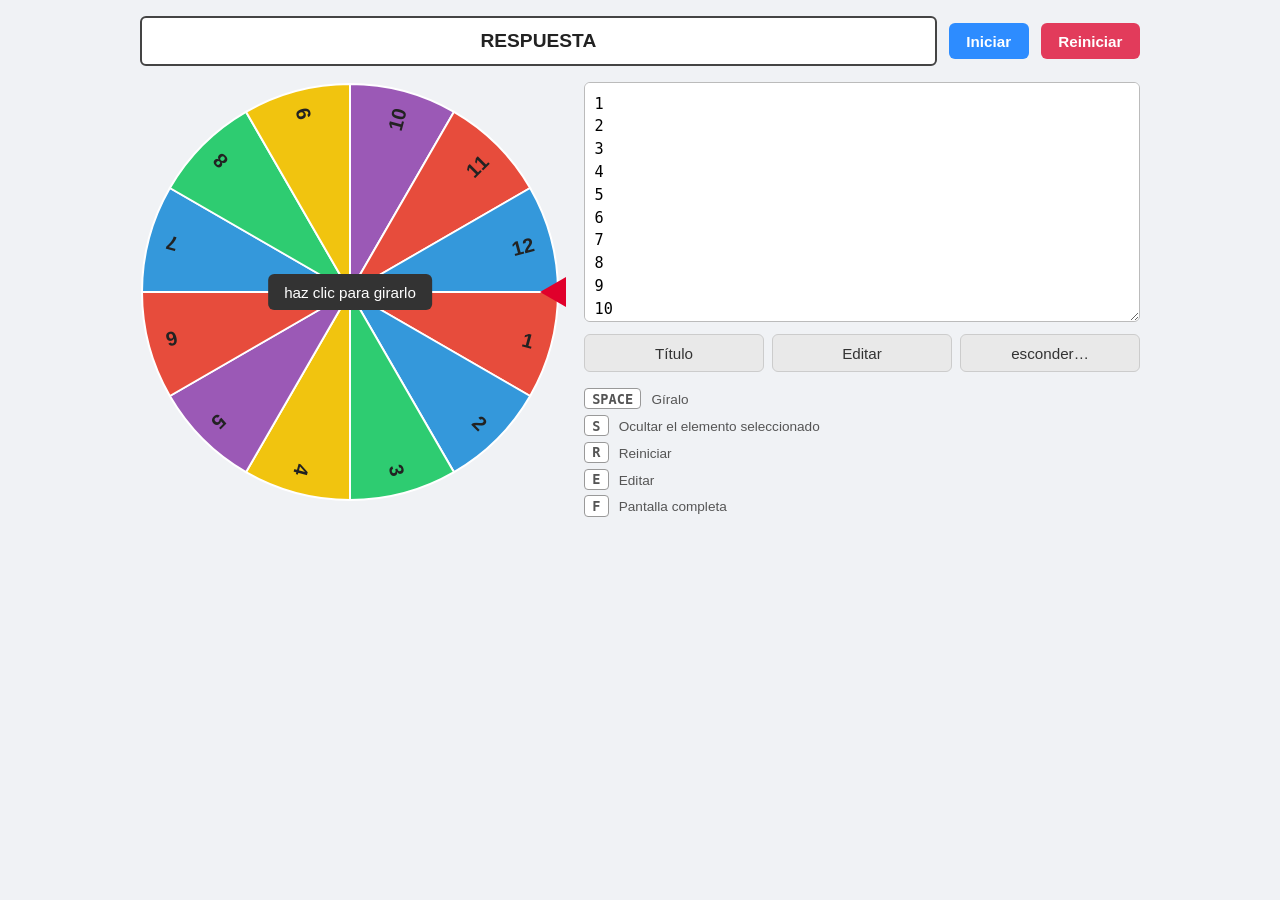
<file: ruleta/index.html>
<!doctype html>
<html lang="es">
  <head>
    <meta charset="UTF-8" />
    <meta name="viewport" content="width=device-width, initial-scale=1.0" />
    <title>Aula Virtual — Ruleta</title>
    <link rel="stylesheet" href="styles.css" />
  </head>
  <body>
    <div class="contenedor">
      <!-- Barra superior -->
      <div class="barra-superior">
        <div class="respuesta" id="respuesta">RESPUESTA</div>
        <button class="btn-iniciar" id="botonIniciar">Iniciar</button>
        <button class="btn-reiniciar" id="botonReiniciar">Reiniciar</button>
      </div>

      <div class="zona-principal">
        <!-- Ruleta -->
        <div class="zona-ruleta">
          <canvas id="lienzoRuleta" width="420" height="420"></canvas>
          <div class="indicador"></div>
          <div class="boton-centro">haz clic para girarlo</div>
        </div>

        <!-- Panel derecho -->
        <div class="panel-derecho">
          <textarea
            id="areaElementos"
            placeholder="Escribe un elemento por línea"
          ></textarea>
          <div class="fila-controles">
            <button id="botonTitulo">Título</button>
            <button id="botonEditar">Editar</button>
            <button id="botonEsconder">esconder…</button>
          </div>
          <div class="ayuda-teclas">
            <div><span class="tecla">SPACE</span> Gíralo</div>
            <div>
              <span class="tecla">S</span> Ocultar el elemento seleccionado
            </div>
            <div><span class="tecla">R</span> Reiniciar</div>
            <div><span class="tecla">E</span> Editar</div>
            <div><span class="tecla">F</span> Pantalla completa</div>
          </div>
        </div>
      </div>
    </div>

    <script src="script.js"></script>
  </body>
</html>
</file>
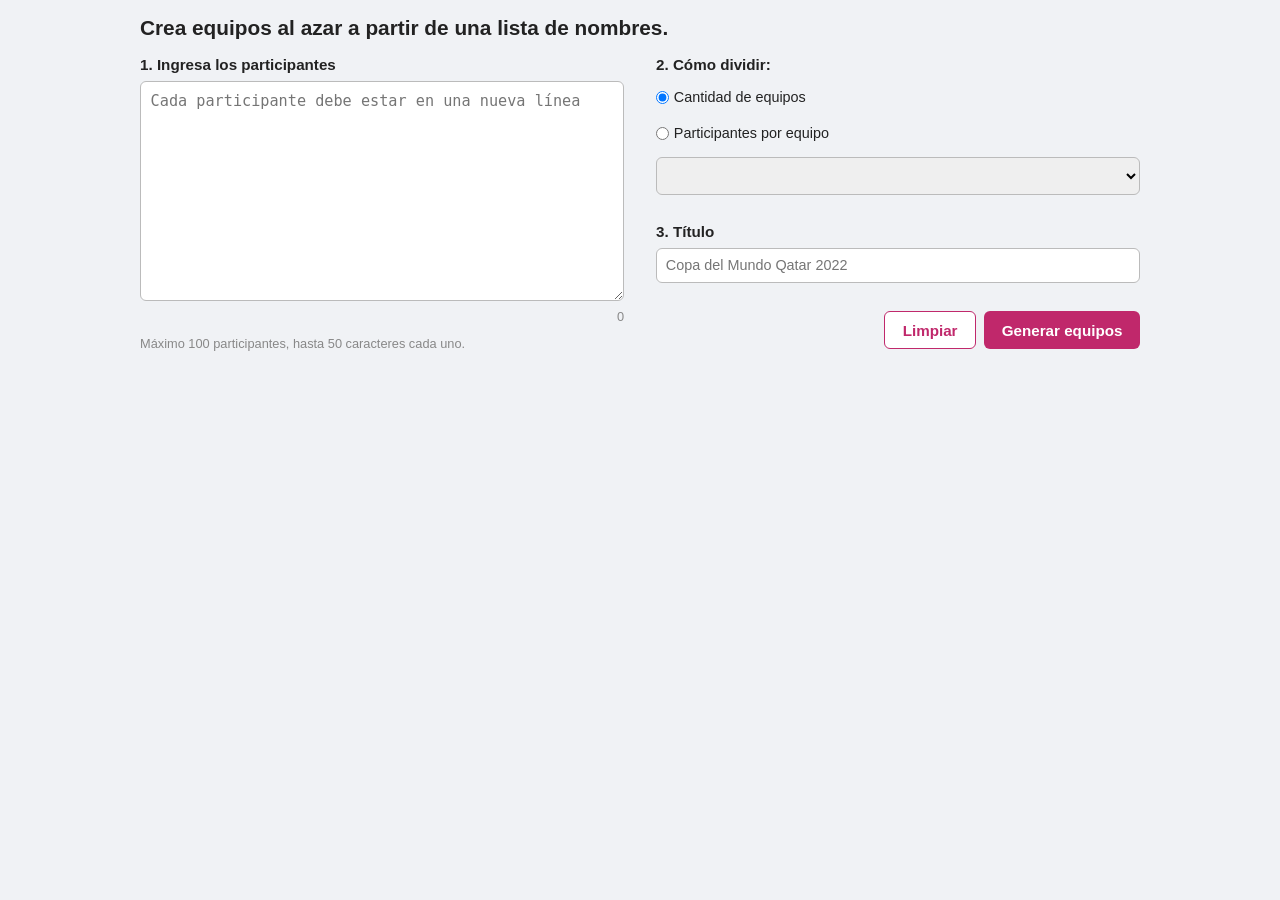
<file: sorteo/index.html>
<!doctype html>
<html lang="es">
  <head>
    <meta charset="UTF-8" />
    <meta name="viewport" content="width=device-width, initial-scale=1.0" />
    <title>Sorteo de Equipos</title>
    <link rel="stylesheet" href="styles.css" />
  </head>
  <body>
    <div class="contenedor">
      <!-- ========== PANTALLA 1: CONFIGURACIÓN ========== -->
      <div id="pantallaConfig">
        <h1>Crea equipos al azar a partir de una lista de nombres.</h1>
        <div class="grid-config">
          <!-- Columna izquierda: participantes -->
          <div class="columna">
            <p class="encabezado-pequeno">1. Ingresa los participantes</p>
            <textarea
              id="areaParticipantes"
              placeholder="Cada participante debe estar en una nueva línea"
              maxlength="5000"
            ></textarea>
            <div class="contador">
              <span id="contadorParticipantes">0</span>
            </div>
            <p class="nota">
              Máximo 100 participantes, hasta 50 caracteres cada uno.
            </p>
          </div>

          <!-- Columna derecha: configuración -->
          <div class="columna">
            <p class="encabezado-pequeno">2. Cómo dividir:</p>
            <div class="opciones-radio">
              <label>
                <input type="radio" name="modo" value="equipos" checked />
                Cantidad de equipos
              </label>
              <label>
                <input type="radio" name="modo" value="porEquipo" />
                Participantes por equipo
              </label>
            </div>
            <select id="selectorCantidad">
              <!-- se llena por JS -->
            </select>

            <p class="encabezado-pequeno" style="margin-top: 1rem">3. Título</p>
            <input
              type="text"
              id="campoTitulo"
              placeholder="Copa del Mundo Qatar 2022"
            />

            <div class="fila-botones">
              <button class="btn-limpiar" id="botonLimpiar">Limpiar</button>
              <button class="btn-generar" id="botonGenerar">
                Generar equipos
              </button>
            </div>
          </div>
        </div>
      </div>

      <!-- ========== PANTALLA 2: RESULTADOS ========== -->
      <div id="pantallaResultados" style="display: none">
        <h2 class="titulo-resultados" id="tituloResultados">Equipos</h2>
        <div class="grid-equipos" id="gridEquipos"></div>

        <div class="fila-botones-resultado">
          <button class="btn-accion" id="botonDescargar">Descargar JPG</button>
          <button class="btn-accion" id="botonCopiar">
            Copiar al portapapeles
          </button>
          <button class="btn-accion" id="botonCopiarColumnas">
            Copiar por columnas
          </button>
          <button class="btn-volver" id="botonVolver">← Volver</button>
        </div>
      </div>
    </div>

    <script src="script.js"></script>
  </body>
</html>
</file>
<file: ruleta/styles.css>
* {
  box-sizing: border-box;
  margin: 0;
  padding: 0;
}
body {
  font-family: Arial, Helvetica, sans-serif;
  background: #f0f2f5;
  color: #222;
  padding: 1rem;
}
.contenedor {
  max-width: 1000px;
  margin: 0 auto;
}

/* Barra superior: respuesta + botones */
.barra-superior {
  display: flex;
  gap: 0.75rem;
  align-items: center;
  margin-bottom: 1rem;
  flex-wrap: wrap;
}
.respuesta {
  flex: 1;
  min-width: 200px;
  border: 2px solid #444;
  border-radius: 6px;
  padding: 0.75rem 1rem;
  font-size: 1.2rem;
  font-weight: bold;
  text-align: center;
  background: #fff;
  min-height: 3rem;
}
button {
  cursor: pointer;
  border: none;
  border-radius: 6px;
  padding: 0.6rem 1.1rem;
  font-weight: bold;
  font-size: 0.95rem;
}
.btn-iniciar {
  background: #2d8cff;
  color: #fff;
}
.btn-reiniciar {
  background: #e23b5b;
  color: #fff;
}

/* Zona principal: ruleta + panel */
.zona-principal {
  display: flex;
  gap: 1.5rem;
  flex-wrap: wrap;
  align-items: flex-start;
}
.zona-ruleta {
  position: relative;
  flex: 0 0 auto;
}
canvas {
  cursor: pointer;
  display: block;
}

/* Triángulo rojo indicador */
.indicador {
  position: absolute;
  top: 50%;
  right: -6px;
  transform: translateY(-50%);
  width: 0;
  height: 0;
  border-top: 15px solid transparent;
  border-bottom: 15px solid transparent;
  border-right: 26px solid #e0002b;
  z-index: 5;
}
/* Botón central de la ruleta */
.boton-centro {
  position: absolute;
  top: 50%;
  left: 50%;
  transform: translate(-50%, -50%);
  background: #333;
  color: #fff;
  border-radius: 6px;
  padding: 0.6rem 1rem;
  font-size: 0.95rem;
  pointer-events: none;
  white-space: nowrap;
}

.panel-derecho {
  flex: 1;
  min-width: 260px;
}
textarea {
  width: 100%;
  height: 240px;
  resize: vertical;
  padding: 0.6rem;
  font-size: 0.95rem;
  border: 1px solid #bbb;
  border-radius: 6px;
  font-family: monospace;
  line-height: 1.5;
}
.fila-controles {
  display: flex;
  gap: 0.5rem;
  margin-top: 0.5rem;
}
.fila-controles button {
  flex: 1;
  background: #e9e9e9;
  color: #333;
  font-weight: normal;
  border: 1px solid #ccc;
}
.ayuda-teclas {
  margin-top: 1rem;
  font-size: 0.85rem;
  color: #555;
}
.ayuda-teclas div {
  margin-bottom: 0.35rem;
}
.tecla {
  display: inline-block;
  background: #fff;
  border: 1px solid #999;
  border-radius: 4px;
  padding: 0.1rem 0.45rem;
  font-family: monospace;
  font-weight: bold;
  margin-right: 0.4rem;
}
</file>
<file: sorteo/styles.css>
* {
  box-sizing: border-box;
  margin: 0;
  padding: 0;
}
body {
  font-family: Arial, Helvetica, sans-serif;
  background: #f0f2f5;
  color: #222;
  padding: 1rem;
}
.contenedor {
  max-width: 1000px;
  margin: 0 auto;
}

h1 {
  font-size: 1.5rem;
  margin-bottom: 1.5rem;
}

  background: #eceef3;
  color: #222;
  padding: 1.5rem;
}
.contenedor {
  max-width: 900px;
  margin: 0 auto;
  background: #fff;
  border-radius: 10px;
  padding: 1.5rem;
  box-shadow: 0 6px 20px -10px rgba(0, 0, 0, 0.25);
}
h1 {
  font-size: 1.3rem;
  margin-bottom: 1rem;
}
.encabezado-pequeno {
  font-size: 0.95rem;
  font-weight: bold;
  margin-bottom: 0.5rem;
}
.grid-config {
  display: flex;
  gap: 2rem;
  flex-wrap: wrap;
}
.columna {
  flex: 1;
  min-width: 280px;
}

.encabezado-pequeno {
  font-weight: bold;
  margin-bottom: 0.5rem;
}

textarea {
  width: 100%;
  height: 220px;
  padding: 0.6rem;
  font-size: 0.95rem;
  border: 1px solid #bbb;
  border-radius: 6px;
  font-family: monospace;
  resize: vertical;
}

.contador {
  text-align: right;
  font-size: 0.85rem;
  color: #666;
}
.nota {
  font-size: 0.8rem;
  color: #777;
  margin-top: 0.25rem;
}

.opciones-radio {
  display: flex;
  flex-direction: column;
  gap: 0.5rem;
  margin-bottom: 0.75rem;
}

select,
input[type="text"] {
  width: 100%;
  padding: 0.6rem;
  border-radius: 6px;
  border: 1px solid #ccc;
  font-size: 0.95rem;
  margin-bottom: 0.75rem;
}

  min-width: 260px;
}
textarea {
  width: 100%;
  height: 220px;
  resize: vertical;
  padding: 0.6rem;
  border: 1px solid #bbb;
  border-radius: 6px;
  font-size: 0.9rem;
  font-family: inherit;
}
.contador {
  text-align: right;
  font-size: 0.8rem;
  color: #888;
  margin-top: 0.25rem;
}
label {
  display: block;
  margin: 0.5rem 0 0.25rem;
  font-size: 0.9rem;
}
select,
input[type="text"] {
  width: 100%;
  padding: 0.55rem;
  border: 1px solid #bbb;
  border-radius: 6px;
  font-size: 0.9rem;
}
.opciones-radio {
  margin-bottom: 0.75rem;
}
.opciones-radio label {
  display: inline-flex;
  align-items: center;
  gap: 0.3rem;
  margin-right: 1rem;
}
.fila-botones {
  display: flex;
  gap: 0.75rem;
  justify-content: flex-end;
  margin-top: 1.5rem;
}
button {
  cursor: pointer;
  border: none;
  border-radius: 6px;
  padding: 0.6rem 1.1rem;
  font-weight: bold;
  font-size: 0.95rem;
}

.fila-botones {
  display: flex;
  justify-content: flex-end;
  gap: 0.5rem;
  margin-top: 1rem;
}
.btn-limpiar {
  background: #e0e0e0;
  color: #333;
}
.btn-generar {
  background: #d81b60;
  color: #fff;
}

/* Vista Resultados */
.titulo-resultados {
  font-size: 1.8rem;
  margin-bottom: 1.5rem;
  text-align: center;
}
.grid-equipos {
  display: grid;
  grid-template-columns: repeat(auto-fill, minmax(220px, 1fr));
  gap: 1.5rem;
  margin-bottom: 2rem;
}
.tarjeta-equipo {
  border: 2px solid #2d8cff;
  border-radius: 8px;
  background: #fff;
  padding: 1rem;
  box-shadow: 0 2px 5px rgba(0, 0, 0, 0.05);
}
.tarjeta-equipo h3 {
  border-bottom: 2px solid #f0f2f5;
  padding-bottom: 0.5rem;
  margin-bottom: 0.5rem;
  color: #2d8cff;
}
.tarjeta-equipo ul {
  list-style: none;
}
.tarjeta-equipo li {
  padding: 0.3rem 0;
  font-size: 0.95rem;
}

.fila-botones-resultado {
  display: flex;
  gap: 0.75rem;
  flex-wrap: wrap;
  justify-content: center;
}
.btn-accion {
  background: #2d8cff;
  color: #fff;
}
.btn-volver {
  background: #757575;
  color: #fff;
  padding: 0.6rem 1.3rem;
  font-weight: bold;
  font-size: 0.9rem;
}
.btn-limpiar {
  background: #fff;
  color: #c0286b;
  border: 1px solid #c0286b;
}
.btn-generar {
  background: #c0286b;
  color: #fff;
}
.nota {
  font-size: 0.8rem;
  color: #888;
  margin-top: 0.75rem;
}

/* Pantalla de resultados */
#pantallaResultados {
  display: none;
}
.titulo-resultados {
  text-align: center;
  margin-bottom: 1.5rem;
}
.grid-equipos {
  display: flex;
  flex-wrap: wrap;
  gap: 1rem;
  justify-content: center;
}
.equipo {
  border: 2px solid #c0286b;
  border-radius: 10px;
  padding: 1rem;
  min-width: 180px;
  flex: 1;
  max-width: 220px;
}
.equipo h3 {
  text-align: center;
  color: #c0286b;
  margin-bottom: 0.75rem;
  font-size: 1rem;
}
.equipo ul {
  list-style: none;
}
.equipo li {
  padding: 0.4rem 0.5rem;
  background: #faf0f5;
  border-radius: 5px;
  margin-bottom: 0.35rem;
  font-size: 0.9rem;
}
.fila-botones-resultado {
  display: flex;
  gap: 0.75rem;
  justify-content: center;
  margin-top: 1.5rem;
  flex-wrap: wrap;
}
.btn-accion {
  background: #444;
  color: #fff;
}
.btn-volver {
  background: #eee;
  color: #333;
}
</file>
